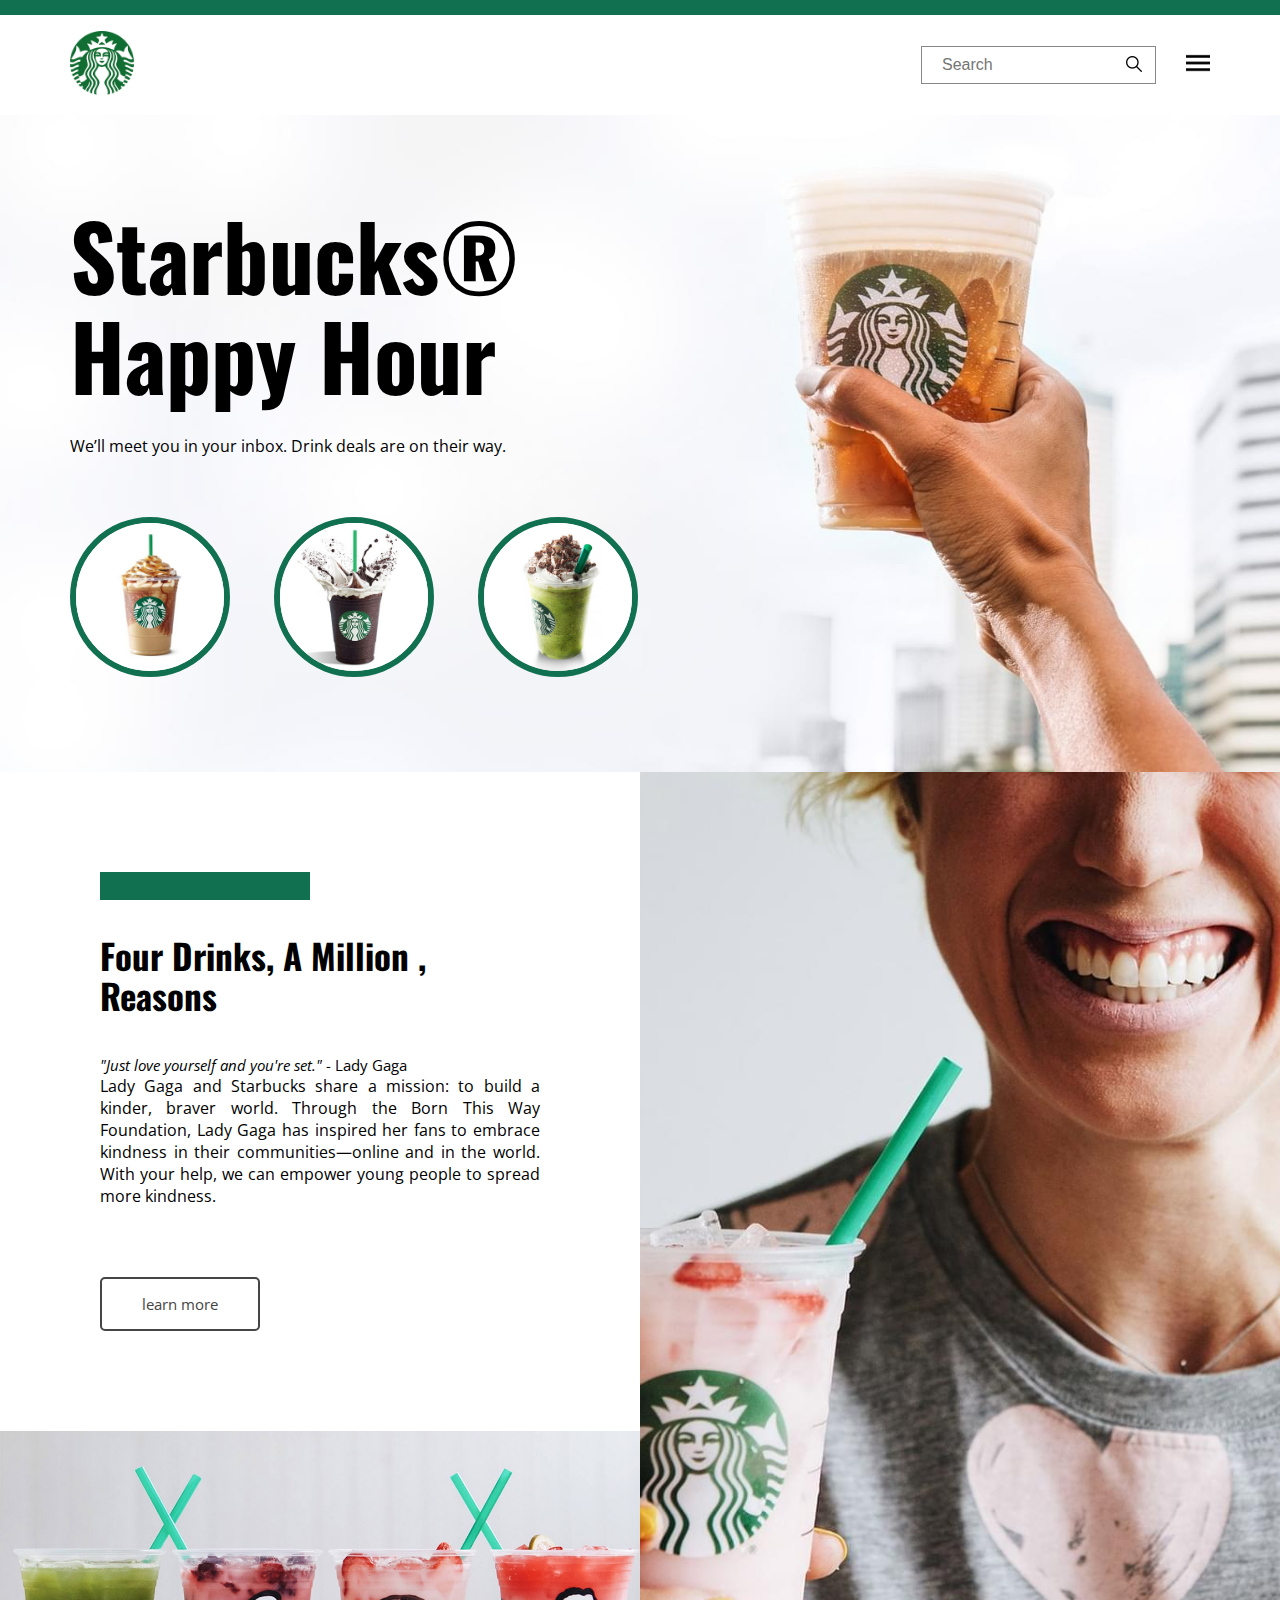
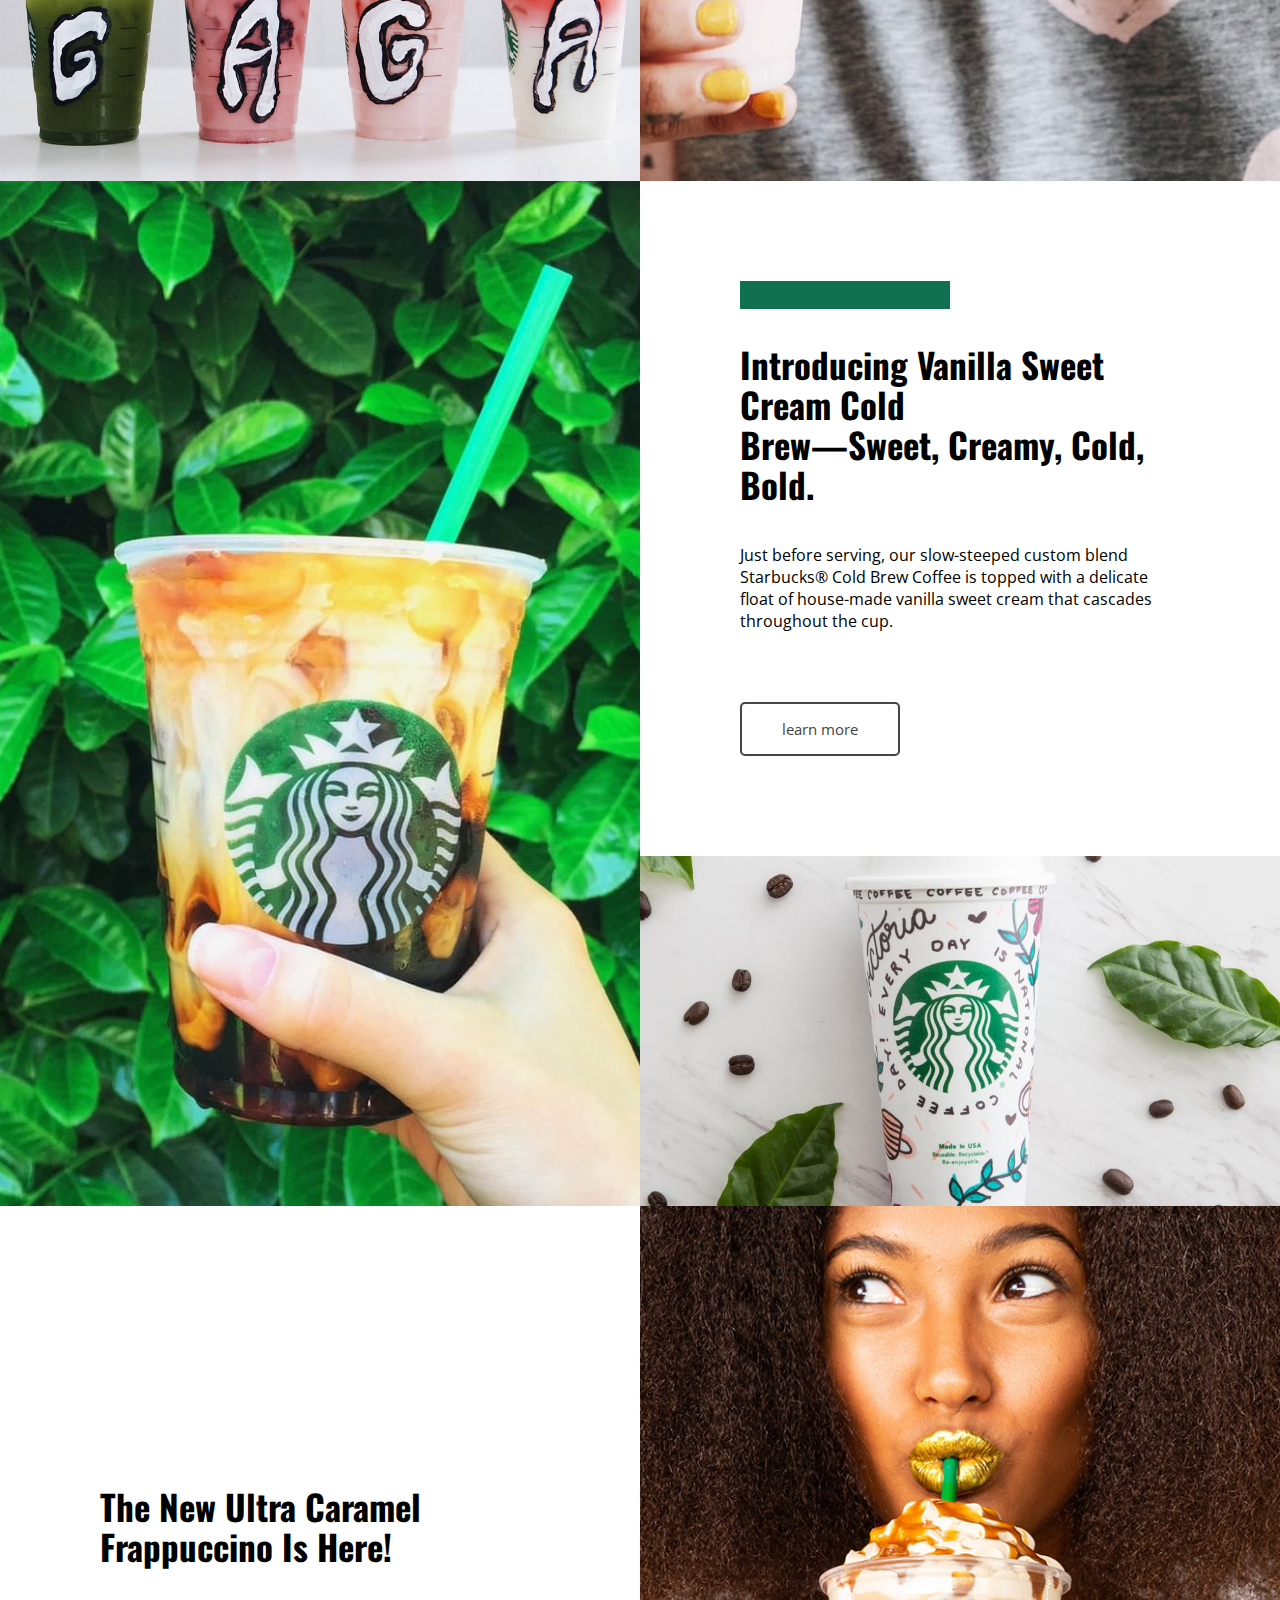
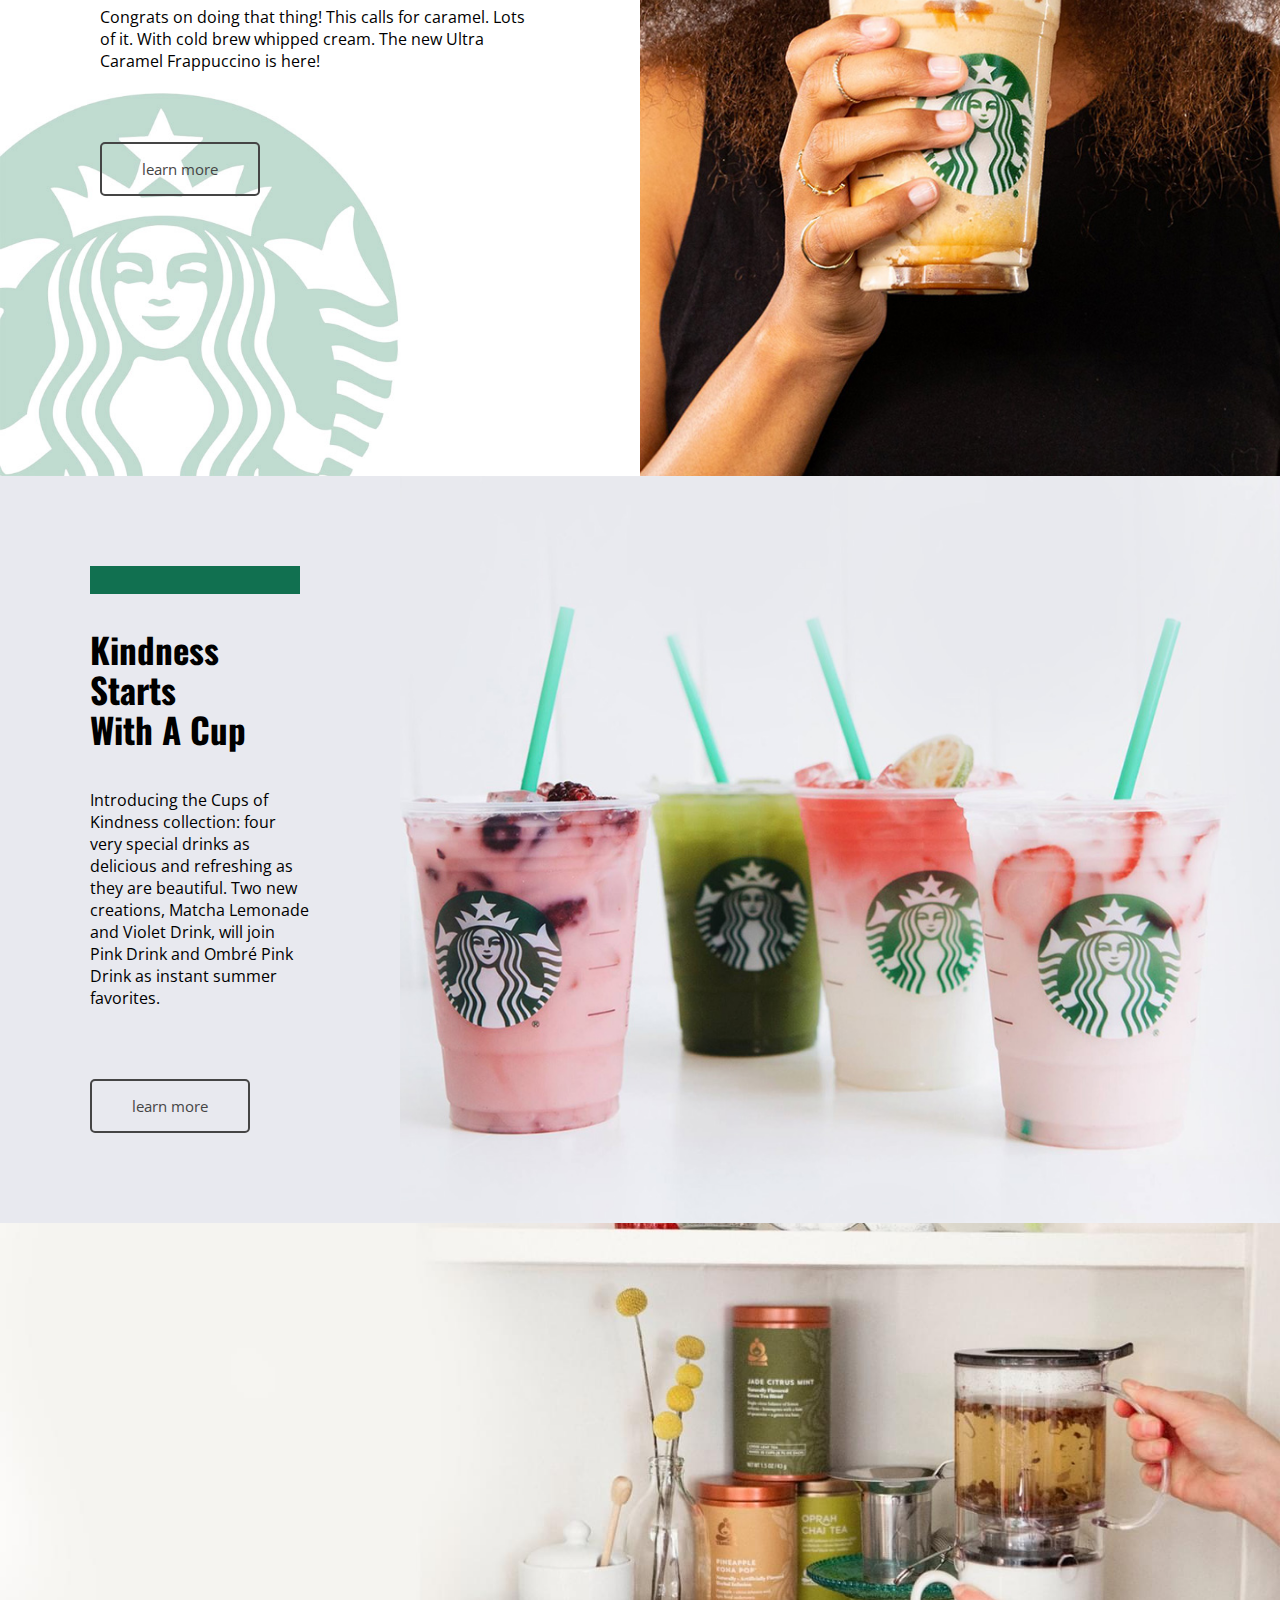
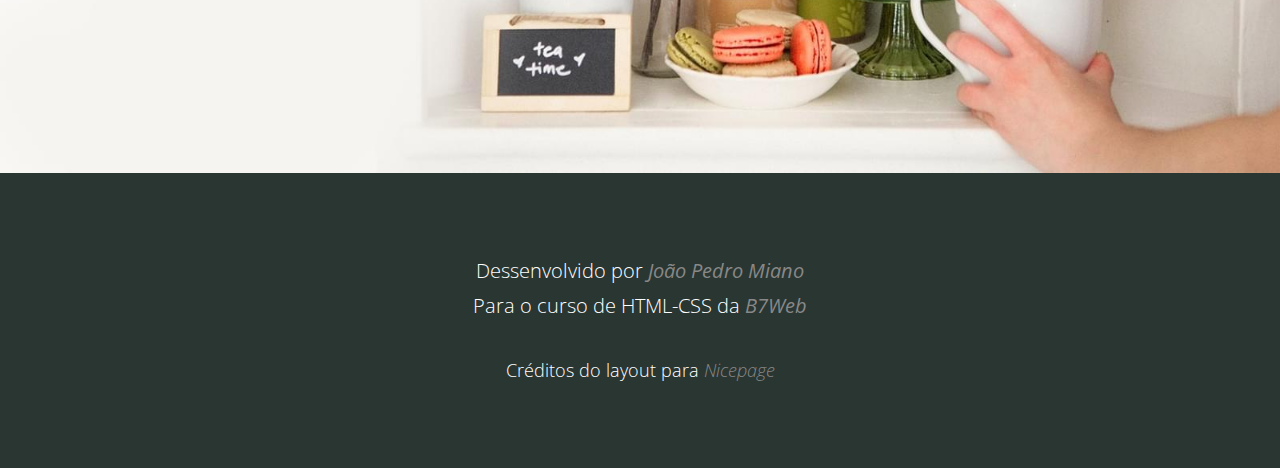
<file: index.html>
<!DOCTYPE html>
<html lang="en">

<head>
    <meta charset="UTF-8">
    <meta name="viewport" content="width=device-width, initial-scale=1.0">
    <link rel="stylesheet" href="assets/css/style.css">
    <title>Starbucks</title>
</head>

<body>
    <header>
        <div class="line"></div>
        <div class="container header_area">
            <div class="header_left">
                <a href="#"><img src="assets/images/logo.png" alt=""></a>
            </div>
            <div class="header_rigth">
                <div class="header_search">
                    <form action=".">
                        <input type="text" class="search" name="search" placeholder="Search">
                        <button><img src="assets/images/loupe.png" alt=""></button>
                    </form>
                </div>
                <div class="menu">
                    <div><img src="assets/images/menu.png" alt=""></div>
                </div>
            </div>
        </div>
    </header>

    <section class="banner">
        <div class="container banner_area">
            <h1>Starbucks® <br /> Happy Hour</h1>
            <span>We’ll meet you in your inbox. Drink deals are on their way.</span>
            <div class="banner_images">
                <img src="assets/images/c1.jpg" alt="">
                <img src="assets/images/c2.jpg" alt="">
                <img src="assets/images/c3.jpg" alt="">
            </div>
        </div>
    </section>

    <section class="area1">
        <div class="content">

            <div class="bar"></div>

            <h2>Four Drinks, A Million ,</br> Reasons</h2>

            <div class="quote"><span>"Just love yourself and you're set."</span> - Lady Gaga</div>

            <p class="text">Lady Gaga and Starbucks share a mission: to build a kinder, braver world. Through the Born
                This Way Foundation, Lady Gaga has inspired her fans to embrace kindness in their communities—online and
                in the world. With your help, we can empower young people to spread more kindness.</p>

            <a href="" class="button">learn more</a>

        </div>
        <div class="img1"></div>
        <div class="img2"></div>
    </section>

    <section class="area2">
        <div class="content">
            <div class="bar"></div>
            <h2>Introducing Vanilla Sweet Cream Cold</br>Brew—Sweet, Creamy, Cold, Bold.</h2>

            <p class="text">Just before serving, our slow-steeped custom blend Starbucks® Cold Brew Coffee is topped
                with a delicate float of house-made vanilla sweet cream that cascades throughout the cup.</p>

            <a href="" class="button">learn more</a>
        </div>
        <div class="img1"></div>
        <div class="img2"></div>
    </section>

    <section class="area3">
        <div class="area3_left">
            <div class="content">
                <h2>The New Ultra Caramel <br>Frappuccino Is Here!</h2>
                <div class="text">Congrats on doing that thing! This calls for caramel. Lots of it. With cold brew
                    whipped cream. The new Ultra Caramel Frappuccino is here!</div>
                <a href="#" class="button">learn more</a>
            </div>
        </div>

        <div class="area3_rigth"></div>
    </section>

    <section class="area4">
        <div class="area4_left">
            <div class="bar"></div>
            <h2>Kindness Starts <br>With A Cup</h2>
            <p class="text">Introducing the Cups of Kindness collection: four very special drinks as delicious and
                refreshing as they are beautiful. Two new creations, Matcha Lemonade and Violet Drink, will join Pink
                Drink and Ombré Pink Drink as instant summer favorites.</p>
            <a href="#" class="button">learn more</a>
        </div>
        <div class="area4_rigth">
        </div>
    </section>

    <section class="area5"></section>

    <footer>

        <div class="dev">
            Dessenvolvido por <a href="https://www.linkedin.com/in/jo%C3%A3o-pedro-m-1ba038137/"target="_blank"><strong>João Pedro Miano</strong></a><br>Para o curso de HTML-CSS da <a href="https://lp.b7web.com.br/"><strong>B7Web</strong></a>
        </div>
        <div class="credito">
            Créditos do layout para <a href="https://nicepage.com/">Nicepage</a>
        </div>
    </footer>

</html>
</file>
<file: assets/css/style.css>
@import url('https://fonts.googleapis.com/css2?family=Open+Sans:ital,wght@0,300..800;1,300..800&family=Oswald:wght@200..700&display=swap');

*{
    margin: 0px;
    padding: 0px;
    box-sizing: border-box;
}

body{
    font-family: "Open Sans", sans-serif;
}

.container{
    max-width: 1140px;
    margin: auto;
}

h2{
    font-family: "Oswald", sans-serif;
    font-weight: bold;
    font-size: 35px;
    line-height: 40px;
    padding-bottom: 40px;
} 

.bar{
    height: 28px;
    width: 210px;
    background-color: #117050;
    margin-bottom: 35px;
}

.button{
    text-decoration: none;
    font-size: 15px;
    color: #454545;
    padding: 15px 40px;
    border: 2px solid  #454545;
    border-radius: 5px;
    margin-top: 70px;
    display: inline-block;
}
.button:hover{
    color: #FFF;
    background-color: #454545;
}


header .line{
    height: 15px;
    background-color: #117050;
}


.header_area{
    height: 100px;
    display: flex;
    justify-content: space-between;
    align-items: center;
}

.header_left img{
    width: 64px;
}

.header_rigth{
    display: flex;
    align-items: center;
}
.header_rigth input{
    outline: 0;
    font-size: 16px;
    border: 1px solid #888;
    padding: 9px 20px;
    width: 100%;
    max-width: 250px;

}
.header_search form{
    display: flex;
    
}

.header_search img{
    width: 16px;
    background-color: transparent;
    
}

.header_rigth button{
    border: 0;
    cursor: pointer;
    margin-left: -30px;
    background-color: transparent;
}

.header_rigth .menu img{
    width: 24px;
    margin-left: 30px;
    cursor: pointer;
}

/* BANNER */


.banner{
    background-image: url(../images/bg.jpg);
    background-position: center;
    background-size: cover;
    padding: 90px 0px;
}

.banner_area h1{
    font-family: "Oswald", sans-serif;
    font-weight: bold;
    font-size: 90px;
    line-height: 100px;
    padding-bottom: 30px;
}

.banner_area .banner_images{
    margin-top: 60px;
}

.banner_images img{
    width: 160px;
    border: 6px solid #117050;
    border-radius: 50%;
    margin-right: 40px;
}

/* AREA1 */

.area1{
    display: grid;
    grid-template-columns: repeat(2, 1fr);
}

.area1 .content{
    padding: 100px;
}

.area1 .content .quote{
    font-size: 15px;
    color: #000;
}

.area1 .content .quote span{
    font-style: italic;
}

.area1 .content .text{
    text-align: justify;
}




.area1 .img1{
    background-image: url(../images/f1.jpg);
    background-position: center;
    background-size: cover;
    grid-column: 2 /3;
    grid-row: 1 /3;
}

.area1 .img2{
    height: 350px;
    background-image: url(../images/f2.jpg);
    background-position: center;
    background-size: cover;
}

/* AREA 2 */
.area2{
    display: grid;
    grid-template-columns: repeat(2, 1fr);
}

.area2 .content{
    padding: 100px;
}

.area2 .img1{
    background-image: url(../images/f3.jpg);
    background-position: center;
    background-size: cover;
    grid-column: 1 /2;
    grid-row: 1 /3;
}

.area2 .img2{
    height: 350px;
    background-image: url(../images/f4.jpg);
    background-position: center;
    background-size: cover;
}

/* AREA 3 */

.area3{
    display: grid;
    grid-template-columns: 1fr 1fr;
}

.area3 .area3_rigth{
    background-image: url(../images/f5.jpg);
    background-position: center;
    background-size: cover;
    grid-column: 2 / 3;
}

.area3 .area3_left{
    padding: 280px 100px;
    background-image: url(../images/bg2.jpg);
    background-position: left;
    background-size: cover;
    
}

/* AREA 4 */

.area4{
    display: grid;
    grid-template-columns:400px 1fr;
}

.area4_left{
    padding: 90px;
    background-color: #E8E9EF;
}

.area4_rigth{
    background-image: url(../images/bg3.jpg);
    background-position: center;
    background-size: cover;
}

/* AREA 5 */

.area5{
    background-image: url(../images/bg4.jpg);
    background-position: bottom;
    background-size: cover;
    height: 550px;
}

/* Footer */

footer{
    background-color: #2a3632;
    padding: 80px;
    text-align: center;
    color: #fff;
}

.dev{
    font-size: 20px;
    line-height: 35px;
    font-weight: 200;
    margin-bottom: 30px;
}
footer a{
    text-decoration: none;
    color: #888;
    font-style: italic;
    
}
footer a:hover{
    color: #45987c;

}

.credito{
    font-size: 18px;
    line-height: 35px;
    font-weight: 200;
    
}
@media (min-width:769px) and (max-width: 1024px){

    .container{
        padding-left:20px ;
        padding-right: 20px;
    }
}

@media (min-width:427px) and (max-width:768px){
    .container{
        padding-left:20px ;
        padding-right: 20px;
    }

    .area1{
        grid-template-columns: 3fr 2fr;
    }

    .area2{
        grid-template-columns: 2fr 3fr;
    }

    .area3{
        grid-template-columns: 3fr 2fr;
    }
}
@media (max-width: 426px) {
    .container{
        padding-left:20px ;
        padding-right: 20px;
    }

    header .header_search{
        max-width: 150px;
    }


    .banner_area h1{
        font-size: 50px;
        line-height: 50px;
        padding-bottom: 30px;
    }

    .banner_images img{
        width: 70px;
        border: 2px solid #117050;
        border-radius: 50%;
        margin-right: 10px;
    }

    .area1,
    .area2,
    .area3,
    .area4{
        grid-template-columns: 1fr
    }

    .area1 .content,
    .area2 .content,
    .area3 .area3_left,
    .area4 .area4_left{
        padding: 30px;
    }

    .area5{
        heitgh: 200px;
    }
    

    footer{
        padding: 30px;
    }

    footer .dev,
    footer .credito{
        font-size: 12px;
        line-height: 15px;
    }

    footer .dev{
        margin-bottom: 9px;
    }
}
</file>
